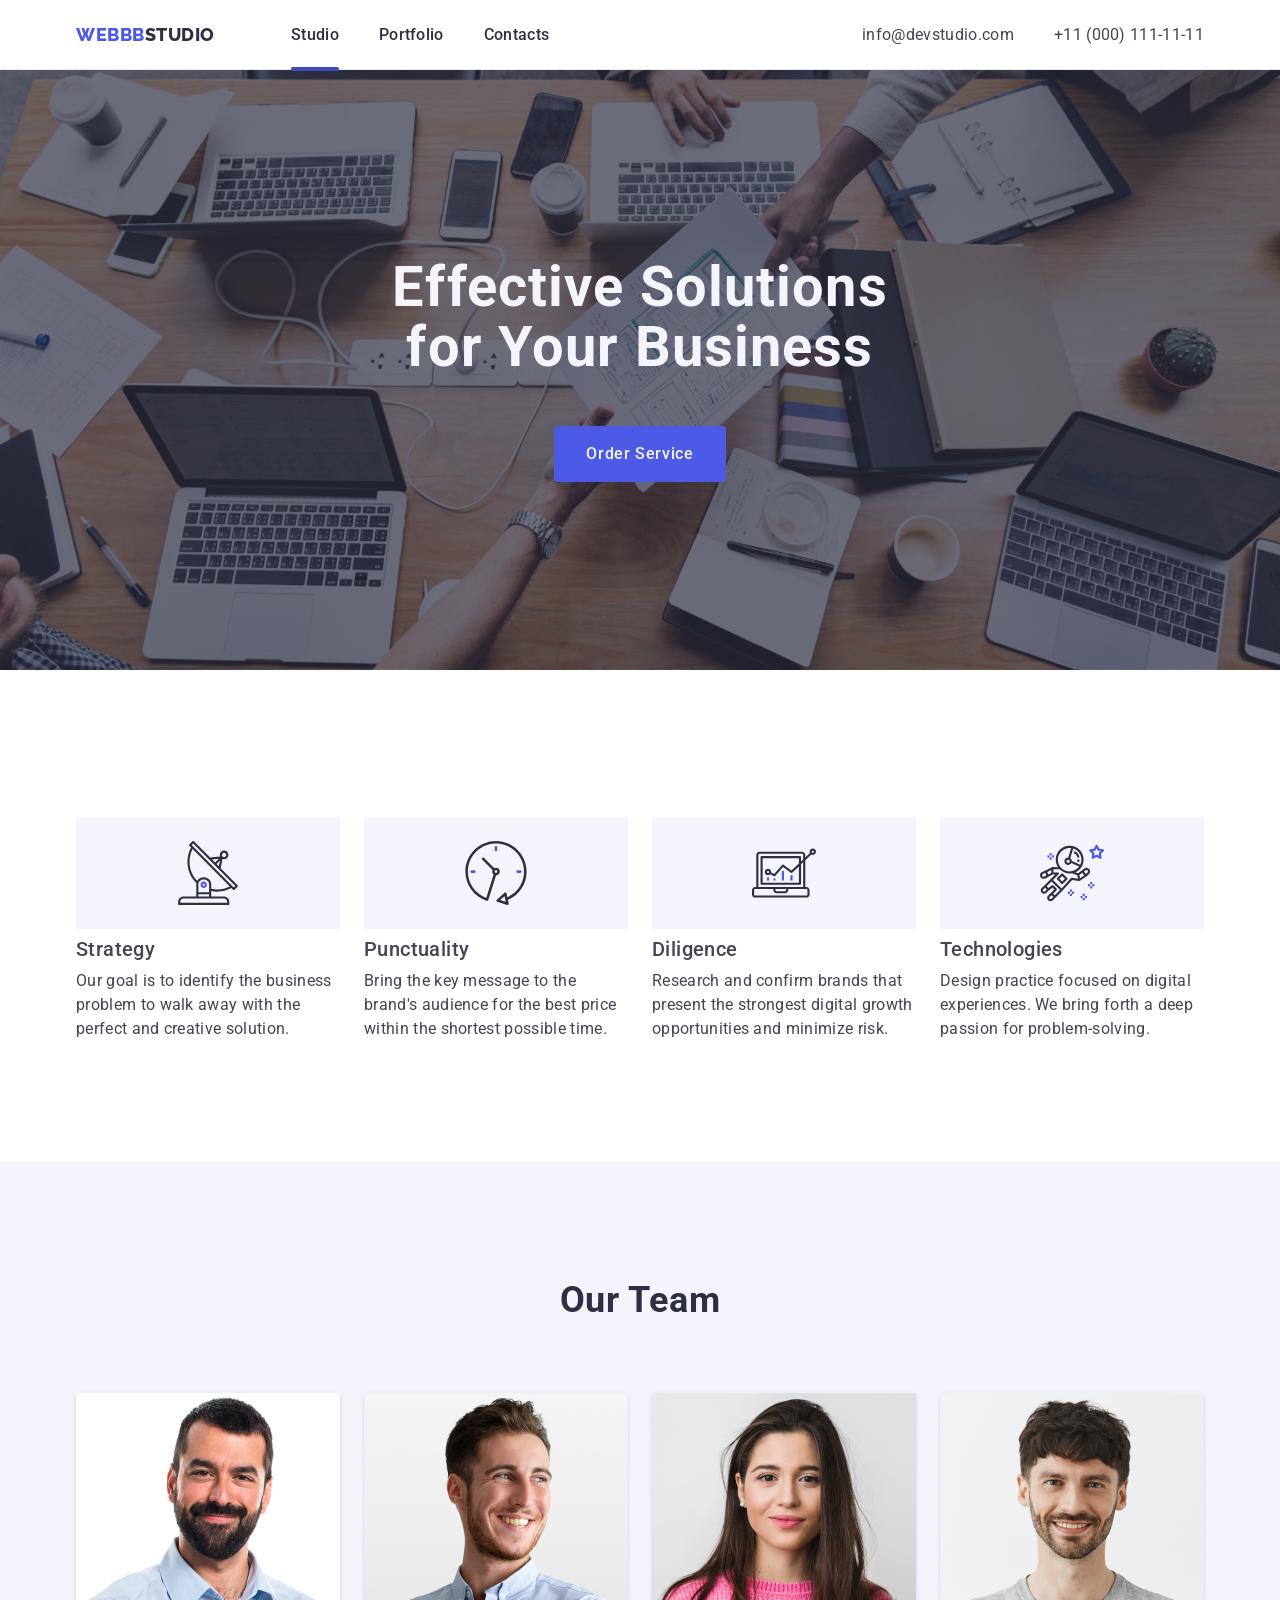
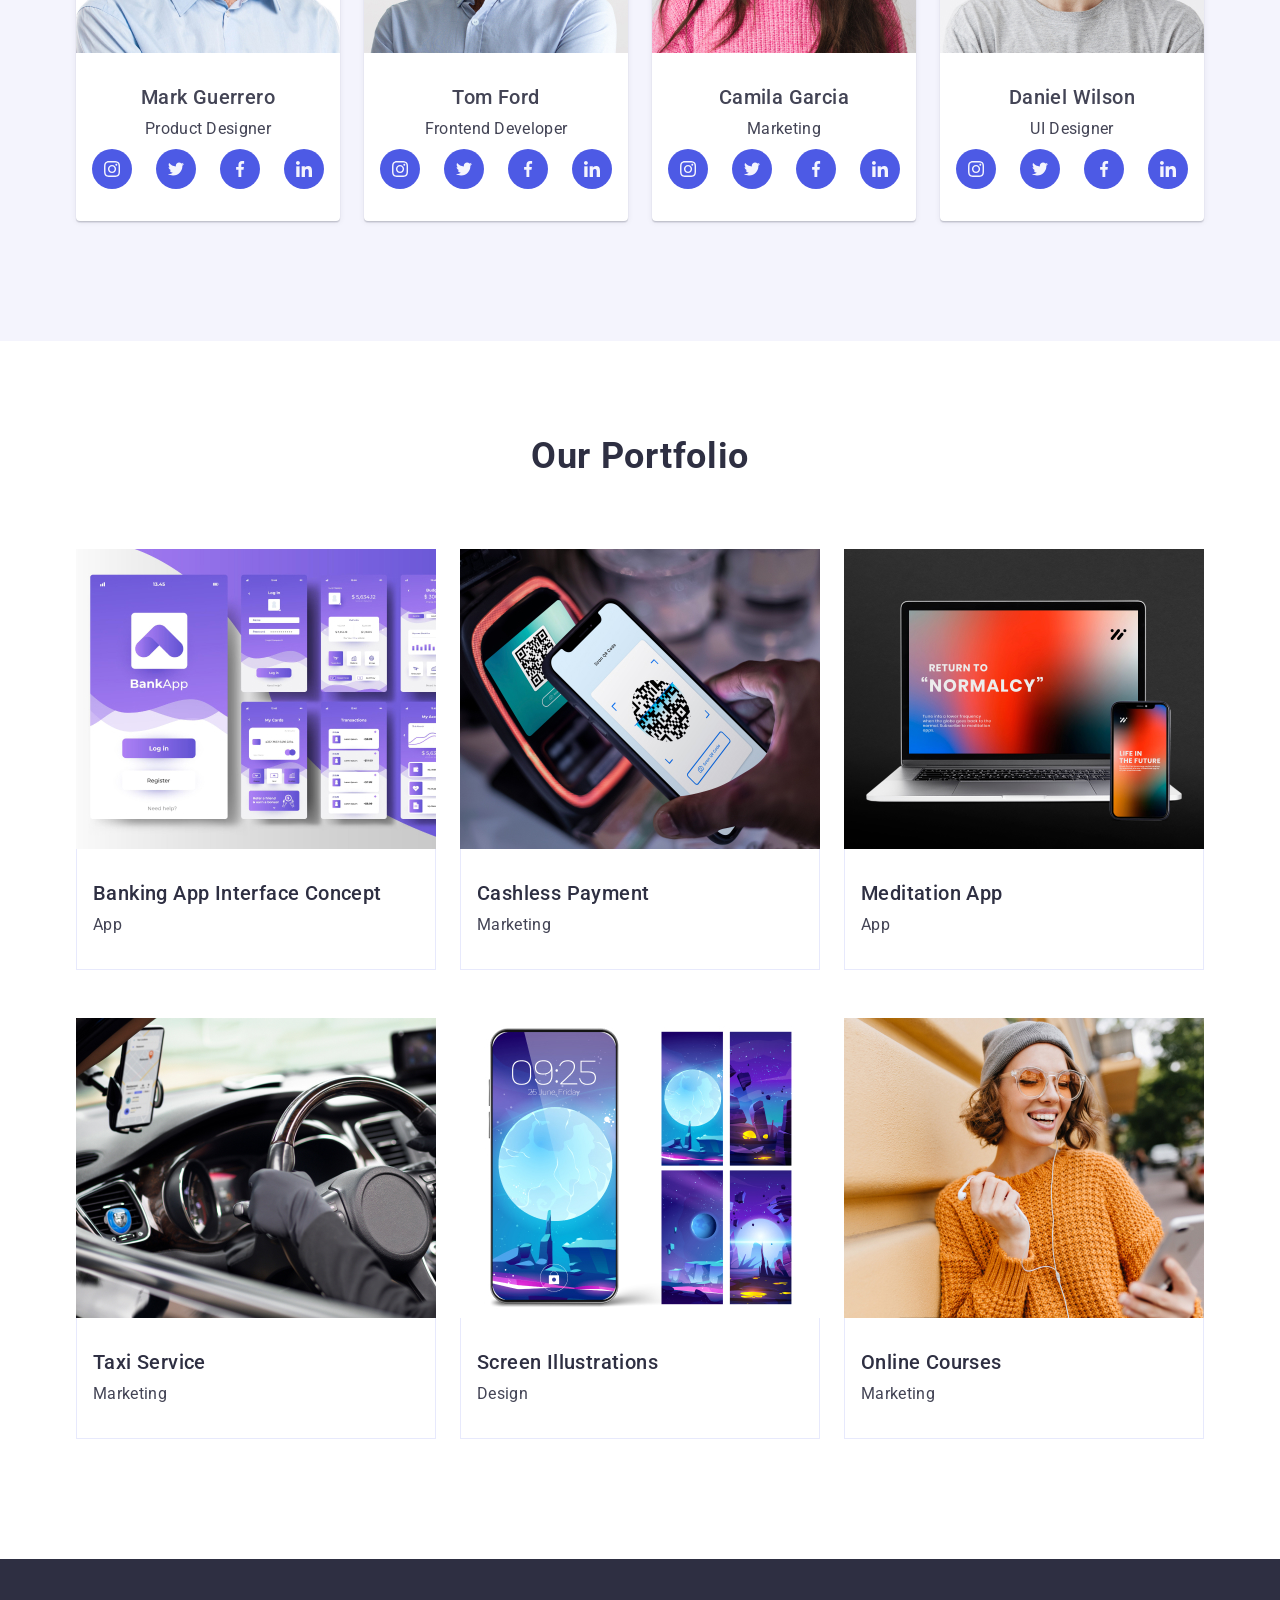
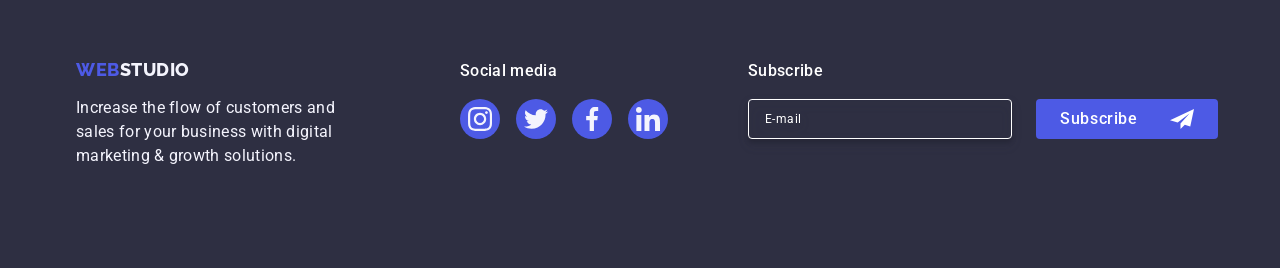
<file: index.html>
<!DOCTYPE html>
<html lang="en">
  <head>
    <meta charset="UTF-8" />
    <meta http-equiv="X-UA-Compatible" content="IE=edge" />
    <meta name="viewport" content="width=device-width, initial-scale=1.0" />
    <title>Main Page</title>
    <link rel="preconnect" href="https://fonts.googleapis.com" />
    <link rel="preconnect" href="https://fonts.gstatic.com" crossorigin />
    <link
      href="https://fonts.googleapis.com/css2?family=Raleway:wght@800&family=Roboto:wght@400;500;700;900&display=swap"
      rel="stylesheet"
    />
    <link
      rel="stylesheet"
      href="https://cdnjs.cloudflare.com/ajax/libs/modern-normalize/1.1.0/modern-normalize.min.css"
    />
    <link rel="stylesheet" href="./css/styles.css" />
  </head>

  <body>
    <!-- section Header -->
    <header class="header-section">
      <div class="container header">
        <nav class="nav">
          <a class="logo" href="./index.html"
            >Webbb<span class="web-one">Studio</span></a
          >
          <ul class="nav-list nav-container">
            <li class="nav-item">
              <a class="nav-link header-active" href="./index.html">Studio</a>
            </li>
            <li class="nav-item">
              <a class="nav-link" href="">Portfolio</a>
            </li>
            <li class="nav-item"><a class="nav-link" href="">Contacts</a></li>
          </ul>
        </nav>

        <address class="add">
          <ul class="add-container">
            <li class="add-item">
              <a class="add-info" href="mailto:info@devstudio.com"
                >info@devstudio.com</a
              >
            </li>
            <li class="add-item">
              <a class="add-info" href="tel:+110001111111"
                >+11 (000) 111-11-11</a
              >
            </li>
          </ul>
        </address>
      </div>
    </header>

    <main>
      <!-- section Herooooo.  -->
      <section class="hero">
        <div class="container">
          <h1 class="hero-title">Effective Solutions for Your Business</h1>
          <button type="button" class="hero-btn" data-modal-open>
            Order Service
          </button>
        </div>
      </section>

      <!-- section Features -->
      <section class="features">
        <div class="container">
          <h2 class="features-title">Features</h2>

          <ul class="features-list">
            <li class="features-item">
              <div class="features-icon-block">
                <svg class="features-icon" width="64" height="64">
                  <use href="./images/icons.svg#icon-antenna"></use>
                </svg>
              </div>
              <h3 class="features-sub-title">Strategy</h3>
              <p class="features-text">
                Our goal is to identify the business problem to walk away with
                the perfect and creative solution.
              </p>
            </li>
            <li class="features-item">
              <div class="features-icon-block">
                <svg class="features-icon" width="64" height="64">
                  <use href="./images/icons.svg#icon-clock"></use>
                </svg>
              </div>
              <h3 class="features-sub-title">Punctuality</h3>
              <p class="features-text">
                Bring the key message to the brand's audience for the best price
                within the shortest possible time.
              </p>
            </li>
            <li class="features-item">
              <div class="features-icon-block">
                <svg class="features-icon" width="64" height="64">
                  <use href="./images/icons.svg#icon-diagram"></use>
                </svg>
              </div>
              <h3 class="features-sub-title">Diligence</h3>
              <p class="features-text">
                Research and confirm brands that present the strongest digital
                growth opportunities and minimize risk.
              </p>
            </li>
            <li class="features-item">
              <div class="features-icon-block">
                <svg class="features-icon" width="64" height="64">
                  <use href="./images/icons.svg#icon-astronaut"></use>
                </svg>
              </div>
              <h3 class="features-sub-title">Technologies</h3>
              <p class="features-text">
                Design practice focused on digital experiences. We bring forth a
                deep passion for problem-solving.
              </p>
            </li>
          </ul>
        </div>
      </section>

      <!-- section Team -->
      <section class="team">
        <div class="container">
          <h2 class="team-title">Our Team</h2>
          <ul class="team-list">
            <li class="team-item">
              <img
                class="team-img"
                src="./images/mark.jpg"
                alt="Mark Guerrero"
                width="264"
              />
              <div class="team-member">
                <h3 class="team-name">Mark Guerrero</h3>
                <p class="team-role">Product Designer</p>

                <ul class="social-list">
                  <li class="social-list-item">
                    <a
                      class="icon-block"
                      href="https://www.instagram.com/"
                      target="_blank"
                      rel="noopener noreferrer"
                    >
                      <svg class="icon" width="16" height="16">
                        <use href="./images/icons.svg#icon-instagram"></use>
                      </svg>
                    </a>
                  </li>
                  <li class="social-list-item">
                    <a
                      class="icon-block"
                      href="https://twitter.com/"
                      target="_blank"
                      rel="noopener noreferrer"
                    >
                      <svg class="icon" width="16" height="16">
                        <use href="./images/icons.svg#icon-twitter"></use>
                      </svg>
                    </a>
                  </li>
                  <li class="social-list-item">
                    <a
                      class="icon-block"
                      href="https://www.facebook.com/"
                      target="_blank"
                      rel="noopener noreferrer"
                    >
                      <svg class="icon" width="16" height="16">
                        <use href="./images/icons.svg#icon-facebook"></use>
                      </svg>
                    </a>
                  </li>
                  <li class="social-list-item">
                    <a
                      class="icon-block"
                      href="https://www.linkedin.com"
                      target="_blank"
                      rel="noopener noreferrer"
                    >
                      <svg class="icon" width="16" height="16">
                        <use href="./images/icons.svg#icon-linkedin"></use>
                      </svg>
                    </a>
                  </li>
                </ul>
              </div>
            </li>

            <li class="team-item">
              <img
                class="team-img"
                src="./images/tom.jpg"
                alt="Tom Ford"
                width="264"
              />
              <div class="team-member">
                <h3 class="team-name">Tom Ford</h3>
                <p class="team-role">Frontend Developer</p>
                <ul class="social-list">
                  <li class="social-list-item">
                    <a
                      class="icon-block"
                      href="https://www.instagram.com/"
                      target="_blank"
                      rel="noopener noreferrer"
                    >
                      <svg class="icon" width="16" height="16">
                        <use
                          href="./images/icons.svg#icon-instagram"
                        ></use></svg
                    ></a>
                  </li>
                  <li class="social-list-item">
                    <a
                      class="icon-block"
                      href="https://twitter.com/"
                      target="_blank"
                      rel="noopener noreferrer"
                    >
                      <svg class="icon" width="16" height="16">
                        <use href="./images/icons.svg#icon-twitter"></use></svg
                    ></a>
                  </li>
                  <li class="social-list-item">
                    <a
                      class="icon-block"
                      href="https://www.facebook.com/"
                      target="_blank"
                      rel="noopener noreferrer"
                    >
                      <svg class="icon" width="16" height="16">
                        <use href="./images/icons.svg#icon-facebook"></use></svg
                    ></a>
                  </li>
                  <li class="social-list-item">
                    <a
                      class="icon-block"
                      href="https://www.linkedin.com"
                      target="_blank"
                      rel="noopener noreferrer"
                    >
                      <svg class="icon" width="16" height="16">
                        <use href="./images/icons.svg#icon-linkedin"></use></svg
                    ></a>
                  </li>
                </ul>
              </div>
            </li>
            <li class="team-item">
              <img src="./images/camila.jpg" alt="Camila Garcia" width="264" />
              <div class="team-member">
                <h3 class="team-name">Camila Garcia</h3>
                <p class="team-role">Marketing</p>
                <ul class="social-list">
                  <li class="social-list-item">
                    <a
                      class="icon-block"
                      href="https://www.instagram.com/"
                      target="_blank"
                      rel="noopener noreferrer"
                    >
                      <svg class="icon" width="16" height="16">
                        <use
                          href="./images/icons.svg#icon-instagram"
                        ></use></svg
                    ></a>
                  </li>
                  <li class="social-list-item">
                    <a
                      class="icon-block"
                      href="https://twitter.com/"
                      target="_blank"
                      rel="noopener noreferrer"
                    >
                      <svg class="icon" width="16" height="16">
                        <use href="./images/icons.svg#icon-twitter"></use></svg
                    ></a>
                  </li>
                  <li class="social-list-item">
                    <a
                      class="icon-block"
                      href="https://www.facebook.com/"
                      target="_blank"
                      rel="noopener noreferrer"
                    >
                      <svg class="icon" width="16" height="16">
                        <use href="./images/icons.svg#icon-facebook"></use></svg
                    ></a>
                  </li>
                  <li class="social-list-item">
                    <a
                      class="icon-block"
                      href="https://www.linkedin.com"
                      target="_blank"
                      rel="noopener noreferrer"
                    >
                      <svg class="icon" width="16" height="16">
                        <use href="./images/icons.svg#icon-linkedin"></use></svg
                    ></a>
                  </li>
                </ul>
              </div>
            </li>
            <li class="team-item">
              <img
                class="team-img"
                src="./images/daniel.jpg"
                alt="Daniel Wilson"
                width="264"
              />
              <div class="team-member">
                <h3 class="team-name">Daniel Wilson</h3>
                <p class="team-role">UI Designer</p>
                <ul class="social-list">
                  <li class="social-list-item">
                    <a
                      class="icon-block"
                      href="https://www.instagram.com/"
                      target="_blank"
                      rel="noopener noreferrer"
                    >
                      <svg class="icon" width="16" height="16">
                        <use
                          href="./images/icons.svg#icon-instagram"
                        ></use></svg
                    ></a>
                  </li>
                  <li class="social-list-item">
                    <a
                      class="icon-block"
                      href="https://twitter.com/"
                      target="_blank"
                      rel="noopener noreferrer"
                    >
                      <svg class="icon" width="16" height="16">
                        <use href="./images/icons.svg#icon-twitter"></use></svg
                    ></a>
                  </li>
                  <li class="social-list-item">
                    <a
                      class="icon-block"
                      href="https://www.facebook.com/"
                      target="_blank"
                      rel="noopener noreferrer"
                    >
                      <svg class="icon" width="16" height="16">
                        <use href="./images/icons.svg#icon-facebook"></use></svg
                    ></a>
                  </li>
                  <li class="social-list-item">
                    <a
                      class="icon-block"
                      href="https://www.linkedin.com"
                      target="_blank"
                      rel="noopener noreferrer"
                    >
                      <svg class="icon" width="16" height="16">
                        <use href="./images/icons.svg#icon-linkedin"></use></svg
                    ></a>
                  </li>
                </ul>
              </div>
            </li>
          </ul>
        </div>
      </section>

      <!-- Section portfolio -->
      <section class="portfolio">
        <div class="container">
          <h2 class="portfolio-title">Our Portfolio</h2>
          <ul class="portfolio-card-list">
            <li class="portfolio-card-item">
              <a href="" class="portfolio-item-link">
                <div class="portfolio-card-wrapper">
                  <img
                    class="portfolio-card-img"
                    src="./images/portfolio1.jpg"
                    alt="Example of Banking app"
                    width="360"
                  />

                  <div class="overlay-box">
                    <p class="overlay-text">
                      14 Stylish and User-Friendly App Design Concepts · Task
                      Manager App · Calorie Tracker App · Exotic Fruit Ecommerce
                      App · Cloud Storage App
                    </p>
                  </div>
                </div>

                <div class="card-info">
                  <h2 class="portfolio-card-title">
                    Banking App Interface Concept
                  </h2>
                  <p class="portfolio-card-text">App</p>
                </div>
              </a>
            </li>
            <li class="portfolio-card-item">
              <a href="" class="portfolio-item-link">
                <div class="portfolio-card-wrapper">
                  <img
                    class="portfolio-card-img"
                    src="./images/portfolio2.jpg"
                    alt="Example of Fintech app"
                    width="360"
                  />
                  <div class="overlay-box">
                    <p class="overlay-text">
                      14 Stylish and User-Friendly App Design Concepts · Task
                      Manager App · Calorie Tracker App · Exotic Fruit Ecommerce
                      App · Cloud Storage App
                    </p>
                  </div>
                </div>
                <div class="card-info">
                  <h2 class="portfolio-card-title">Cashless Payment</h2>
                  <p class="portfolio-card-text">Marketing</p>
                </div>
              </a>
            </li>
            <li class="portfolio-card-item">
              <a href="" class="portfolio-item-link">
                <div class="portfolio-card-wrapper">
                  <img
                    class="portfolio-card-img"
                    src="./images/portfolio3.jpg"
                    alt="Example of Meditation app"
                    width="360"
                  />
                  <div class="overlay-box">
                    <p class="overlay-text">
                      14 Stylish and User-Friendly App Design Concepts · Task
                      Manager App · Calorie Tracker App · Exotic Fruit Ecommerce
                      App · Cloud Storage App
                    </p>
                  </div>
                </div>
                <div class="card-info">
                  <h2 class="portfolio-card-title">Meditation App</h2>
                  <p class="portfolio-card-text">App</p>
                </div>
              </a>
            </li>
            <li class="portfolio-card-item">
              <a href="" class="portfolio-item-link">
                <div class="portfolio-card-wrapper">
                  <img
                    class="portfolio-card-img"
                    src="./images/portfolio4.jpg"
                    alt="Example of Taxi app"
                    width="360"
                  />
                  <div class="overlay-box">
                    <p class="overlay-text">
                      14 Stylish and User-Friendly App Design Concepts · Task
                      Manager App · Calorie Tracker App · Exotic Fruit Ecommerce
                      App · Cloud Storage App
                    </p>
                  </div>
                </div>
                <div class="card-info">
                  <h2 class="portfolio-card-title">Taxi Service</h2>
                  <p class="portfolio-card-text">Marketing</p>
                </div>
              </a>
            </li>
            <li class="portfolio-card-item">
              <a href="" class="portfolio-item-link">
                <div class="portfolio-card-wrapper">
                  <img
                    class="portfolio-card-img"
                    src="./images/portfolio5.jpg"
                    alt="Example of Wallpaper design"
                    width="360"
                  />
                  <div class="overlay-box">
                    <p class="overlay-text">
                      14 Stylish and User-Friendly App Design Concepts · Task
                      Manager App · Calorie Tracker App · Exotic Fruit Ecommerce
                      App · Cloud Storage App
                    </p>
                  </div>
                </div>
                <div class="card-info">
                  <h2 class="portfolio-card-title">Screen Illustrations</h2>
                  <p class="portfolio-card-text">Design</p>
                </div>
              </a>
            </li>
            <li class="portfolio-card-item">
              <a href="" class="portfolio-item-link">
                <div class="portfolio-card-wrapper">
                  <img
                    class="portfolio-card-img"
                    src="./images/portfolio6.jpg"
                    alt="Example of Educational app"
                    width="360"
                  />
                  <div class="overlay-box">
                    <p class="overlay-text">
                      14 Stylish and User-Friendly App Design Concepts · Task
                      Manager App · Calorie Tracker App · Exotic Fruit Ecommerce
                      App · Cloud Storage App
                    </p>
                  </div>
                </div>
                <div class="card-info">
                  <h2 class="portfolio-card-title">Online Courses</h2>
                  <p class="portfolio-card-text">Marketing</p>
                </div>
              </a>
            </li>
          </ul>

        </div>
      </section>
    </main>

    <!-- Footer -->
    <footer class="footer">
      <div class="container footer-block">
        <div class="footer-block-1">
          <a class="logo" href="./index.html"
            >Web<span class="web-two">Studio</span></a
          >
          <p class="footer-text">
            Increase the flow of customers and sales for your business with
            digital marketing & growth solutions.
          </p>
        </div>

        <div class="footer-block-2">
          <p class="footer-social-text">Social media</p>

          <ul class="social-list">
            <li class="icon-item">
              <a
                class="icon-block"
                href="https://www.instagram.com/"
                target="_blank"
                rel="noopener noreferrer"
              >
                <svg class="icon" width="24" height="24">
                  <use href="./images/icons.svg#icon-instagram"></use></svg
              ></a>
            </li>
            <li class="icon-item">
              <a
                class="icon-block"
                href="https://twitter.com/"
                target="_blank"
                rel="noopener noreferrer"
              >
                <svg class="icon" width="24" height="24">
                  <use href="./images/icons.svg#icon-twitter"></use></svg
              ></a>
            </li>
            <li class="icon-item">
              <a
                class="icon-block"
                href="https://www.facebook.com/"
                target="_blank"
                rel="noopener noreferrer"
              >
                <svg class="icon" width="24" height="24">
                  <use href="./images/icons.svg#icon-facebook"></use></svg
              ></a>
            </li>
            <li class="icon-item">
              <a
                class="icon-block"
                href="https://www.linkedin.com"
                target="_blank"
                rel="noopener noreferrer"
              >
                <svg class="icon" width="24" height="24">
                  <use href="./images/icons.svg#icon-linkedin"></use></svg
              ></a>
            </li>
          </ul>
        </div>

        <div class="footer-block3">
          <p class="footer-social-text">Subscribe</p>
          <form class="footer-form">
            <label class="footer-label" class="footer-form-wrapper">
              <input
              class="footer-form-input"
              type="email"
              name="email"
              placeholder="E-mail"
              required
            />

            </label>  
                  <button type="submit" class="footer-form-btn">
              Subscribe
              <svg class="footer-form-icon" width="24" height="24">
                <use href="./images/icons.svg#icon-send"></use>
              </svg>
            </button>
          </form>

        </div>
      </div>
    </footer>

    <!-- modal window  -->
    <div class="backdrop is-hidden" data-modal>
      <div class="modal">
        <button type="button" class="close-btn" data-modal-close>
          <svg class="icon-close" width="8" height="8">
            <use href="./images/icons.svg#icon-close"></use>
          </svg>
        </button>

        <p class="modal-title">Leave your contacts and we will call you back</p>

        <form class="modal-form">

          <div class="test">
          <label for="user-name" class="modal-form-label"> Name
             </label>
             <div class="modal-input-wrapper">
              <input class="modal-form-input"  id="user-name" type="text" name="user-name" required minlength="3"/>
              <svg class="modal-form-icon" width="18" height="24">
                <use href="./images/icons.svg#icon-person"></use></svg>
              </div>
            </div>
      
            <div class="test">
          <label for="user-tel" class="modal-form-label"> Phone </label>
            <div class="modal-input-wrapper">
              <input class="modal-form-input" id="user-tel" type="tel" name="user-tel" required/>
              <svg class="modal-form-icon" width="18" height="24">
                <use href="./images/icons.svg#icon-phone"></use></svg
            ></div>
        </div>

        <div class="test">
          <label for="user-email" class="modal-form-label"> Email </label>
            <div class="modal-input-wrapper">
              <input class="modal-form-input" id="user-email" type="email" name="user-email" required/>
              <svg class="modal-form-icon" width="18" height="24">
                <use href="./images/icons.svg#icon-email"></use></svg
            ></div>
 </div>

 <div class="test test1">
          <label for="user-comment" class="modal-form-label"> Comment </label>
            <textarea
            id="user-comment"
              class="modal-form-comment"
              name="user-comment"
              placeholder="Text input"
            ></textarea>

          </div>

          <div class="checktest">
          <input type="checkbox" class="checkbox visually-hidden" id="user-privacy" />
          <label class="checkbox-wrapper" for="user-privacy">
            <span class="custom-checkbox">
              <svg class="check-icon" width="10" height="8">
                <use href="./images/icons.svg#icon-check"></use>
              </svg>
            </span>
            I accept the terms and conditions of the &nbsp<a href="#">
              Privacy Policy</a
            >
          </label>

        </div>
          <button type="submit" class="modal-form-btn">Send</button>
          </form>




      </div>
    </div>
    <script src="./js/modal.js"></script>
  </body>
</html>
</file>
<file: css/styles.css>
:root {
  --headers-color: #2e2f42;
  --primary-color: #434455;
  --secondary-color: #4d5ae5;
  --primary-body-color: #ffffff;
  --secondary-body-color: #f4f4fd;
  --border-color: #e7e9fc;
  --accent-color: #404bbf;
  --active-color: #31d0aa;
  --icon-customers: #8e8f99;
  --backdrop-color: rgba(46, 47, 66, 0.4);
  --modal-color: #fcfcfc;
}

/* RESET (cкинути дефолтні стилі для елементів) */

button {
  border: none;
  background-color: transparent;
  font: inherit;
  cursor: pointer;
  padding: 0;
  outline: 1px solid transparent;

  transition: background-color 250ms cubic-bezier(0.4, 0, 0.2, 1),
    color 250ms cubic-bezier(0.4, 0, 0.2, 1);
}

button:hover,
button:focus {
  background-color: var(--accent-color);
  color: #ffffff;
}

ul {
  list-style: none;
  padding: 0;
  margin: 0;
}

a {
  color: inherit;
  text-decoration: none;
  outline: 1px solid transparent;
}

h1,
h2,
h3,
h4,
h5,
h6,
p {
  margin: 0;
}

img {
  display: block;
}

address {
  font-style: normal;
  font: inherit;
}

/* textarea {
  resize: none;
} */

/* загальні стилі для багатьох різних елементів */
.container {
  width: 1158px;

  margin: 0 auto;
  padding: 0 15px;
}

body {
  color: var(--primary-color);
  background-color: var(--primary-body-color);
  font-family: Roboto, sans-serif;
}

.nav,
.header,
.add-container,
.team-list,
.features-list,
.work-list,
.nav-container,
.portfolio-btn-list,
.portfolio-card-list,
.footer-block,
.social-list,
.customers-list,
.icon-block,
.customers-link-block {
  display: flex;
}

.input:invalid {
  border-color: #f44336;
}

/* section header */

header {
  background-color: var(--primary-body-color);
  border-bottom: 1px solid var(--border-color);
}

.header-section {
  box-shadow: 0px 2px 1px rgba(46, 47, 66, 0.08),
    0px 1px 1px rgba(46, 47, 66, 0.16), 0px 1px 6px rgba(46, 47, 66, 0.08);
}

.container.header {
  justify-content: space-between;
  align-items: center;
}

.logo {
  text-transform: uppercase;
  color: var(--secondary-color);
  font-family: Raleway, sans-serif;
  font-weight: 800;
  font-size: 18px;
  line-height: 1.17;
  letter-spacing: 0.03em;

  margin-right: 76px;
  padding-top: 24px;
  padding-bottom: 24px;
}

.web {
  color: var(--secondary-color);
}

.web-one {
  color: var(--headers-color);
}

.nav-link {
  text-decoration: none;
  color: var(--headers-color);
  font-weight: 500;
  font-size: 16px;
  line-height: 1.5;
  letter-spacing: 0.02em;
  padding: 24px 0;
  position: relative;

  transition: color 250ms cubic-bezier(0.4, 0, 0.2, 1);
}

.nav-item:not(:last-child) {
  margin-right: 40px;
}

.nav {
  align-items: center;
}

.add-container {
  gap: 40px;
}

.add-item {
  padding: 0px;
}

.add-info {
  color: var(--primary-color);
  font-size: 16px;
  line-height: 1.5;
  letter-spacing: 0.02em;
  padding: 24px 0;

  transition: color 250ms cubic-bezier(0.4, 0, 0.2, 1);
}

.add-info:hover,
.add-info:focus,
.nav-link:hover,
.nav-link:focus {
  color: var(--accent-color);
}

.header-active::after {
  background-color: var(--accent-color);
  content: "";
  height: 4px;
  width: 100%;
  display: block;
  border-radius: 2px;

  position: absolute;
  bottom: -3px;

  /* opacity: 0;
  transform: scale(0); */
  /* transition: transform 250ms cubic-bezier(0.4, 0, 0.2, 1), opacity 250ms cubic-bezier(0.4, 0, 0.2, 1);  */
}

/* .nav-item:hover .header-active::after {
  opacity: 1;
  transform: scale(1);
} */

/* section footer */

.footer {
  background-color: var(--headers-color);
  padding: 100px 0;
}

.web-two {
  color: var(--secondary-body-color);
}

footer .logo {
  display: inline-block;
  padding: 0;
  margin-bottom: 16px;
}

.footer-block {
  align-items: baseline;
}

.footer-text {
  color: var(--secondary-body-color);
  width: 264px;
  font-weight: 400;
  font-size: 16px;
  line-height: 1.5;
  letter-spacing: 0.02em;
}

footer .social-list {
  gap: 16px;
}

.footer-block-1 {
  margin-right: 120px;
}

.footer-social-text {
  color: var(--primary-body-color);
  font-weight: 500;
  font-size: 16px;
  line-height: 1.5;
  letter-spacing: 2%;
  letter-spacing: 0.02em;

  margin-bottom: 16px;
}

footer .icon-block:hover,
footer .icon-block:focus {
  background-color: var(--active-color);
}

.footer-block3 {
  margin-left: 80px;
}

.footer-form-wrapper {
  display: flex;
  gap: 24px;
}

.footer-form-input {
  width: 264px;
  height: 40px;
  line-height: 2;
  letter-spacing: 0.04em;
  font-size: 12px;
  border: 1px solid var(--primary-body-color);
  filter: drop-shadow(0px 4px 4px var(--backdrop-color));
  border-radius: 4px;
  background-color: transparent;
  color: var(--primary-body-color);
  padding: 8px 16px;
  outline: 1px solid transparent;
  transition: border-color 250ms cubic-bezier(0.4, 0, 0.2, 1);
   box-shadow: 0px 4px 4px rgba(0, 0, 0, 0.15); 
}

.footer-form-input::placeholder {
  color: var(--primary-body-color);
  font-weight: 400;
  font-size: 12px;
  line-height: 2;
  letter-spacing: 0.04em;
}

.footer-form-input:focus {
  border-color: var(--active-color);
}


.footer-form-btn {
  display: flex;
  align-items: center;
  justify-content: center;
  padding: 8px 24px;
  gap: 16px;
  background-color: var(--secondary-color);
  color: var(--primary-body-color);
  font-weight: 500;
  font-size: 16px;
  line-height: 1.5;
  letter-spacing: 0.04em;
  border-radius: 4px;
  min-width: 165px;
}

.footer-form-icon {
  fill: var(--primary-body-color);
  transition: fill 250ms cubic-bezier(0.4, 0, 0.2, 1) 250ms;
  margin-left: 16px; 
}

.footer-form-btn:hover .footer-form-icon,
.footer-form-btn:focus .footer-form-icon {
  fill: var(--active-color);
}

.footer-form {
  display: flex;
  gap: 24px;
}

/* HOME PAGE */
/* section hero */

.hero-btn {
  display: block;
  background-color: var(--secondary-color);
  color: var(--secondary-body-color);
  font-family: Roboto, sans-serif;
  font-weight: 500;
  font-size: 16px;
  line-height: 1.5;
  letter-spacing: 0.04em;
  min-width: 169px;
  border-radius: 4px;

  padding: 16px 32px;
  margin-left: auto;
  margin-right: auto;
  margin-top: 48px;
}

.hero {
  background-color: var(--headers-color);
  text-align: center;
  max-width: 1440px;

  background-image: linear-gradient(
      rgba(46, 47, 66, 0.7),
      rgba(46, 47, 66, 0.7)
    ),
    url(../images/hero-bg.jpg);
  background-repeat: no-repeat;
  background-position: 50% 50%;
  background-size: cover;

  margin-left: auto;
  margin-right: auto;
  padding: 188px 0;
}

.hero-title {
  text-align: center;
  color: var(--secondary-body-color);
  max-width: 496px;
  font-size: 56px;
  line-height: 1.07;
  letter-spacing: 0.02em;

  margin-left: auto;
  margin-right: auto;
}

/* section features */

.features-text {
  width: 264px;
  height: 72px;
  font-size: 16px;
  line-height: 1.5;
  letter-spacing: 0.02em;
  font-weight: 400;
}

.features-title {
  visibility: hidden;
}

.features-sub-title {
  font-weight: 500;
  font-size: 20px;
  line-height: 1.2;
  letter-spacing: 0.02em;
}

.features-icon-block {
  background-color: var(--secondary-body-color);
  margin-bottom: 8px;
  display: flex;
  align-items: center;
  justify-content: center;
  height: 112px;
  border-radius: 4px;
}

.features-icon {
  fill: #2a2a2a;
}

/* section what we are doin (our work) */

.team-title,
.portfolio-title {
  text-transform: capitalize;
  color: var(--headers-color);
  font-size: 36px;
  line-height: 1.1;
  text-align: center;
  letter-spacing: 0.02em;
  margin-bottom: 72px;
}

/* section team */

.team {
  background-color: var(--secondary-body-color);
}

.team-item {
  background-color: var(--primary-body-color);
  font-weight: 500;
  font-size: 20px;
  line-height: 1.2;
  letter-spacing: 0.02em;
}

.team-role {
  font-size: 16px;
  line-height: 1.5;
  letter-spacing: 0.02em;
  font-weight: 400;

  margin-bottom: 8px;
}

.team-name {
  font-weight: 500;
  font-size: 20px;
  line-height: 1.2;
  letter-spacing: 0.02em;
}

.team-item {
  box-shadow: 0px 1px 6px rgba(46, 47, 66, 0.08),
    0px 1px 1px rgba(46, 47, 66, 0.16), 0px 2px 1px rgba(46, 47, 66, 0.08);
  border-radius: 0px 0px 4px 4px;
}

.team-member {
  text-align: center;
  padding: 32px 0px;
}

.features-list,
.work-list,
.team-list {
  gap: 24px;
}

.features,
.team {
  padding: 120px 0;
}

.features-sub-title,
.team-name {
  margin-bottom: 8px;
}

.icon-block {
  background-color: var(--secondary-color);
  width: 40px;
  height: 40px;
  border-radius: 50%;

  justify-content: center;
  align-items: center;
  transition: background-color 250ms cubic-bezier(0.4, 0, 0.2, 1);
}

.team .icon-block:hover,
.team .icon-block:focus {
  background-color: var(--accent-color);
}

.icon {
  fill: var(--secondary-body-color);
}

.team-member .social-list {
  gap: 24px;
  justify-content: center;
}
/* section customers */
.customers {
  padding-top: 120px;
  padding-bottom: 120px;
}

.customers-link-block {
  color: var(--icon-customers);
  border: 1px solid var(--icon-customers);
  border-radius: 4px;
  width: 168px;
  height: 88px;

  justify-content: center;
  align-items: center;

  transition: color 250ms cubic-bezier(0.4, 0, 0.2, 1),
    border-color 250ms cubic-bezier(0.4, 0, 0.2, 1);
}

.customers-link-block:hover,
.customers-link-block:focus {
  color: var(--accent-color);
  border-color: var(--accent-color);
}

.customers-list {
  gap: 24px;
}

.customers-icon {
  fill: currentColor;
}

/* PORTFOLIO PAGE */

.portfolio {
  padding-top: 96px;
  padding-bottom: 120px;
}

.portfolio-btn {
  background-color: var(--secondary-body-color);
  color: var(--secondary-color);
  font-family: Roboto, sans-serif;
  font-weight: 500;
  font-size: 16px;
  line-height: 1.5;
  letter-spacing: 0.04em;

  border: 1px solid var(--border-color);
  border-radius: 4px;

  padding: 12px 24px;

  transition: border 250ms cubic-bezier(0.4, 0, 0.2, 1),
    box-shadow 250ms cubic-bezier(0.4, 0, 0.2, 1),
    color 250ms cubic-bezier(0.4, 0, 0.2, 1),
    background-color 250ms cubic-bezier(0.4, 0, 0.2, 1);
}

.portfolio-btn:hover,
.portfolio-btn:focus {
  border: 1px solid transparent;
  box-shadow: 0px 3px 1px rgba(0, 0, 0, 0.1), 0px 2px 1px rgba(0, 0, 0, 0.08),
    0px 2px 2px rgba(0, 0, 0, 0.12);
}

.portfolio-btn-list {
  justify-content: center;
  gap: 24px;
  margin-bottom: 72px;
}

.portfolio-card-text {
  color: var(--primary-color);
  font-size: 16px;
  letter-spacing: 0.02em;
  line-height: 1.5;
  font-weight: 400;
}

.portfolio-card-title {
  color: var(--headers-color);
  font-weight: 500;
  font-size: 20px;
  line-height: 1.2;
  letter-spacing: 0.02em;

  margin-bottom: 8px;
}

.portfolio-card-list {
  flex-wrap: wrap;
}

.portfolio-card-item {
  margin-right: 24px;
  margin-bottom: 48px;
}

.portfolio-item-link {
  display: block;
  transition: box-shadow 250ms cubic-bezier(0.4, 0, 0.2, 1);
}

.portfolio-item-link:hover,
.portfolio-item-link:focus {
  box-shadow: 0px 2px 1px rgba(46, 47, 66, 0.08),
    0px 1px 1px rgba(46, 47, 66, 0.16), 0px 1px 6px rgba(46, 47, 66, 0.08);
}

.portfolio-card-item:nth-child(3n) {
  margin-right: 0;
}

.portfolio-card-item:nth-last-child(-n + 3) {
  margin-bottom: 0;
}

.card-info {
  border: 1px solid var(--border-color);
  border-top: none;
  padding: 32px 16px;
  /* padding-left: 16px; */
}

.portfolio-card-wrapper {
  position: relative;
  width: 100%;
  height: 100%;
  overflow: hidden;
}

.overlay-box {
  background-color: var(--secondary-color);
  width: 360px;
  height: 300px;
  padding: 40px 32px;
  opacity: 0;
  position: absolute;

  transition: transform 250ms cubic-bezier(0.4, 0, 0.2, 1),
    opacity 250ms cubic-bezier(0.4, 0, 0.2, 1);
}

/* .portfolio-card-wrapper:hover .overlay-box, .portfolio-card-wrapper:focus .overlay-box {
  transform: translatey(-100%);
  opacity: 1;
} */

.portfolio-item-link:hover .overlay-box,
.portfolio-item-link:focus .overlay-box {
  transform: translatey(-100%);
  opacity: 1;
}

.overlay-text {
  color: var(--secondary-body-color);
  font-weight: 400;
  font-size: 16px;
  line-height: 1.5;
  letter-spacing: 0.02em;
}

/* modal window */

.backdrop.is-hidden {
  visibility: hidden;
  opacity: 0;
  pointer-events: none;
}

.backdrop.is-hidden .modal {
  transform: translate(-50%, -50%) scale(0.5);
}

.backdrop {
  position: fixed;
  top: 0;
  left: 0;
  width: 100%;
  height: 100%;
  background-color: var(--backdrop-color);

  transition: opacity 250ms cubic-bezier(0.4, 0, 0.2, 1),
    visibility 250ms cubic-bezier(0.4, 0, 0.2, 1);
}

.modal {
  position: absolute;
  top: 50%;
  left: 50%;
  transform: translate(-50%, -50%) scale(1);
  width: 408px;
  min-height: 584px;
  background-color: var(--modal-color);
  padding: 72px 24px 24px 24px;

  box-shadow: 0px 1px 1px rgba(0, 0, 0, 0.14), 0px 1px 3px rgba(0, 0, 0, 0.12),
    0px 2px 1px rgba(0, 0, 0, 0.2);
  border-radius: 4px;

  transition: transform 250ms cubic-bezier(0.4, 0, 0.2, 1);
}

.close-btn {
  position: absolute;
  top: 24px;
  right: 24px;
  transition: background-color 250ms cubic-bezier(0.4, 0, 0.2, 1), border 250ms cubic-bezier(0.4, 0, 0.2, 1); 
  background-color: var(--border-color);
  width: 24px;
  height: 24px;
  border: 1px solid rgba(0, 0, 0, 0.1);
  border-radius: 50%;
  display: flex;
  align-items: center;
  justify-content: center;
}

.icon-close {
  fill: var(--headers-color);
  transition: fill 250ms cubic-bezier(0.4, 0, 0.2, 1);
}

/* для кнопки ховер/фокус бекграунд прописаний в утиліті */

.close-btn:hover .icon-close,
.close-btn:focus .icon-close {
  fill: #ffffff;
}

.close-btn:hover, 
.close-btn:focus {
  background-color: #404bbf; 
  border: none; 
}


.textarea {
  margin-bottom: 16px;
}

.modal-form-input,
.modal-form-comment {
  background-color: var(--modal-color);
  height: 40px;
  width: 100%;
  border-radius: 4px;
  border: 1px solid var(--backdrop-color);
  padding: 19px 14px;
  padding-left: 38px;
  outline: 1px solid transparent;
  transition: border-color 250ms cubic-bezier(0.4, 0, 0.2, 1);
  letter-spacing: 0.04em; 
  display: block; 
  margin-bottom: 4px; 
  background-color: transparent; 

}


.modal-form-label {
  font-weight: 400;
  font-size: 12px;
  line-height: 1.17;
  color: var(--icon-customers);
  display: block;
  flex-direction: column;
  gap: 4px;
  letter-spacing: 0.04em; 
  margin-bottom: 4px;
}

.modal-form-comment {
  height: 120px;
  padding: 8px 16px;
  font-size: 12px; 
  line-height: 1.17; 
  color: rgba(46, 47, 66, 0.4); 
}

/* .modal-form-input:focus + .modal-form-icon {
  fill: #4D5AE5;
} */

.modal-form-comment:focus {
  border-color: #4D5AE5;
}

.modal-form-input:focus {
  border-color: #4D5AE5;
}


.modal-form-comment:focus {
  border-color: #4D5AE5;
}



.modal-form-comment::placeholder {
  font-weight: 400;
  font-size: 12px;
  line-height: 1.17;
  letter-spacing: 0.04em;
  color: var(--backdrop-color);
}

.modal-form-btn {
  background-color: var(--secondary-color);
  min-width: 169px;
  height: 56px;
  box-shadow: 0px 4px 4px rgba(0, 0, 0, 0.15);
  border-radius: 4px;

  color: var(--primary-body-color);
  font-weight: 500;
  font-size: 16px;
  line-height: 1.5;
  letter-spacing: 0.04em;
  padding: 16px 32px;
  display: block;
  margin-left: auto;
  margin-right: auto;
  margin-top: 24px;
}

/* .modal-form-icon {
  margin-right: 4px;
} */

.modal-title {
  color: var(--headers-color);
  font-weight: 500;
  font-size: 16px;
  line-height: 1.5;
  text-align: center;
  letter-spacing: 0.02em;

  margin-bottom: 16px;
}

.modal-input-wrapper {
  display: flex;
  position: relative;
}

.modal-form-icon {
  position: absolute;
  top: 50%;
  left: 16px;
  transform: translateY(-50%);
  fill: var(--headers-color);
  transition: fill 250ms cubic-bezier(0.4, 0, 0.2, 1);
}

.visually-hidden {
  position: absolute;
  width: 1px;
  height: 1px;
  margin: -1px;
  border: 0;
  padding: 0;

  white-space: nowrap;
  clip-path: inset(100%);
  clip: rect(0 0 0 0);
  overflow: hidden;
}

.checkbox-wrapper > a {
  text-decoration: underline;
  color: var(--secondary-color);
}

.checkbox-wrapper > a:active {
  color: var(--active-color);
}

.checkbox-wrapper {
  font-weight: 400;
  font-size: 12px;
  line-height: 1.17;
  letter-spacing: 0.04em;
  color: var(--icon-customers);
  display: flex;
  align-items: center;
}

.custom-checkbox {
  display: flex;
  width: 16px;
  height: 16px;
  border: 1px solid var(--backdrop-color);
  border-radius: 2px;
  margin-right: 10px;

  justify-content: center;
  align-items: center;
  color: transparent;

  transition: border-color 250ms cubic-bezier(0.4, 0, 0.2, 1),
    background-color 250ms cubic-bezier(0.4, 0, 0.2, 1);
  cursor: pointer;
}

.check-icon {
  fill: currentColor;
  transition: fill 250ms cubic-bezier(0.4, 0, 0.2, 1) delay 250ms;
}

.checkbox:checked + .checkbox-wrapper > .custom-checkbox {
  background-color: var(--accent-color);
  border-color: transparent;
  color: var(--secondary-body-color);
}


.test {
  margin-bottom: 8px;
}

.test.test1 {
  margin-bottom: 16px;
}

.checktest {
  margin-bottom: 24px; 
}
</file>
